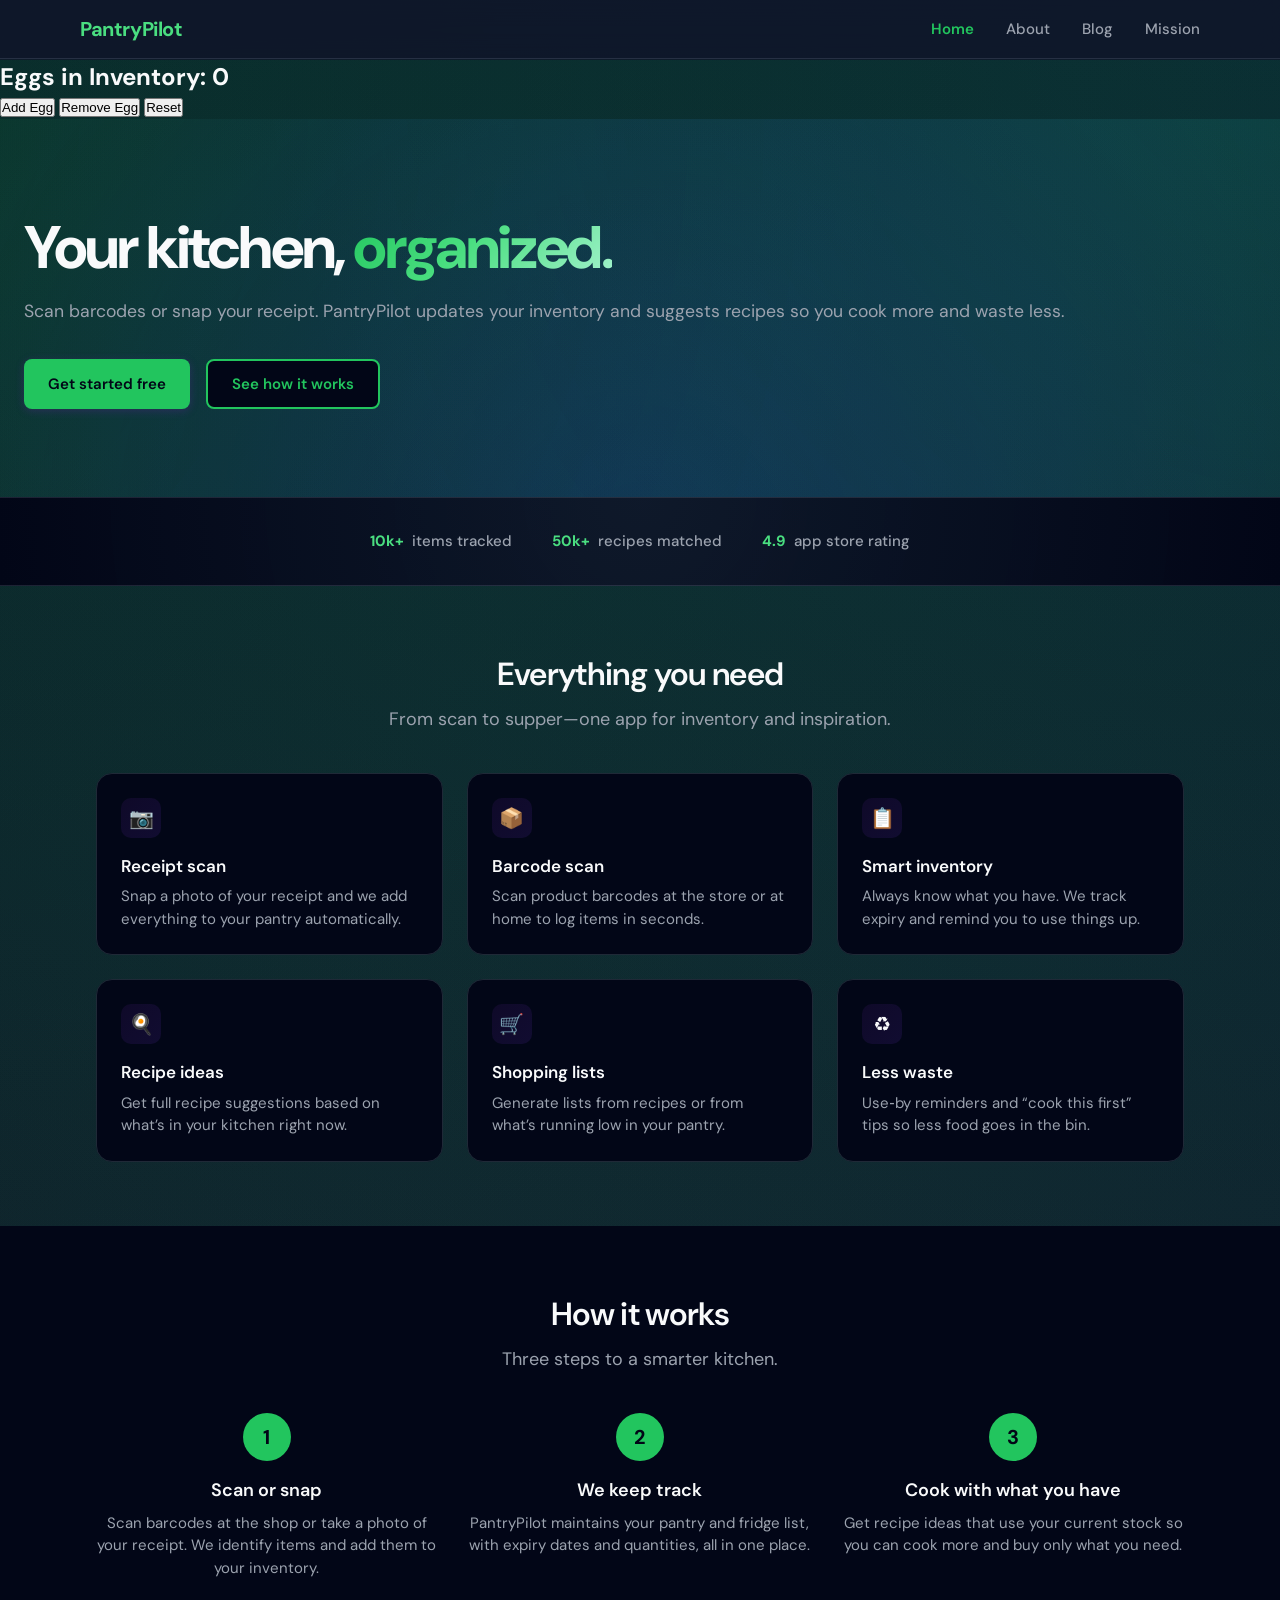
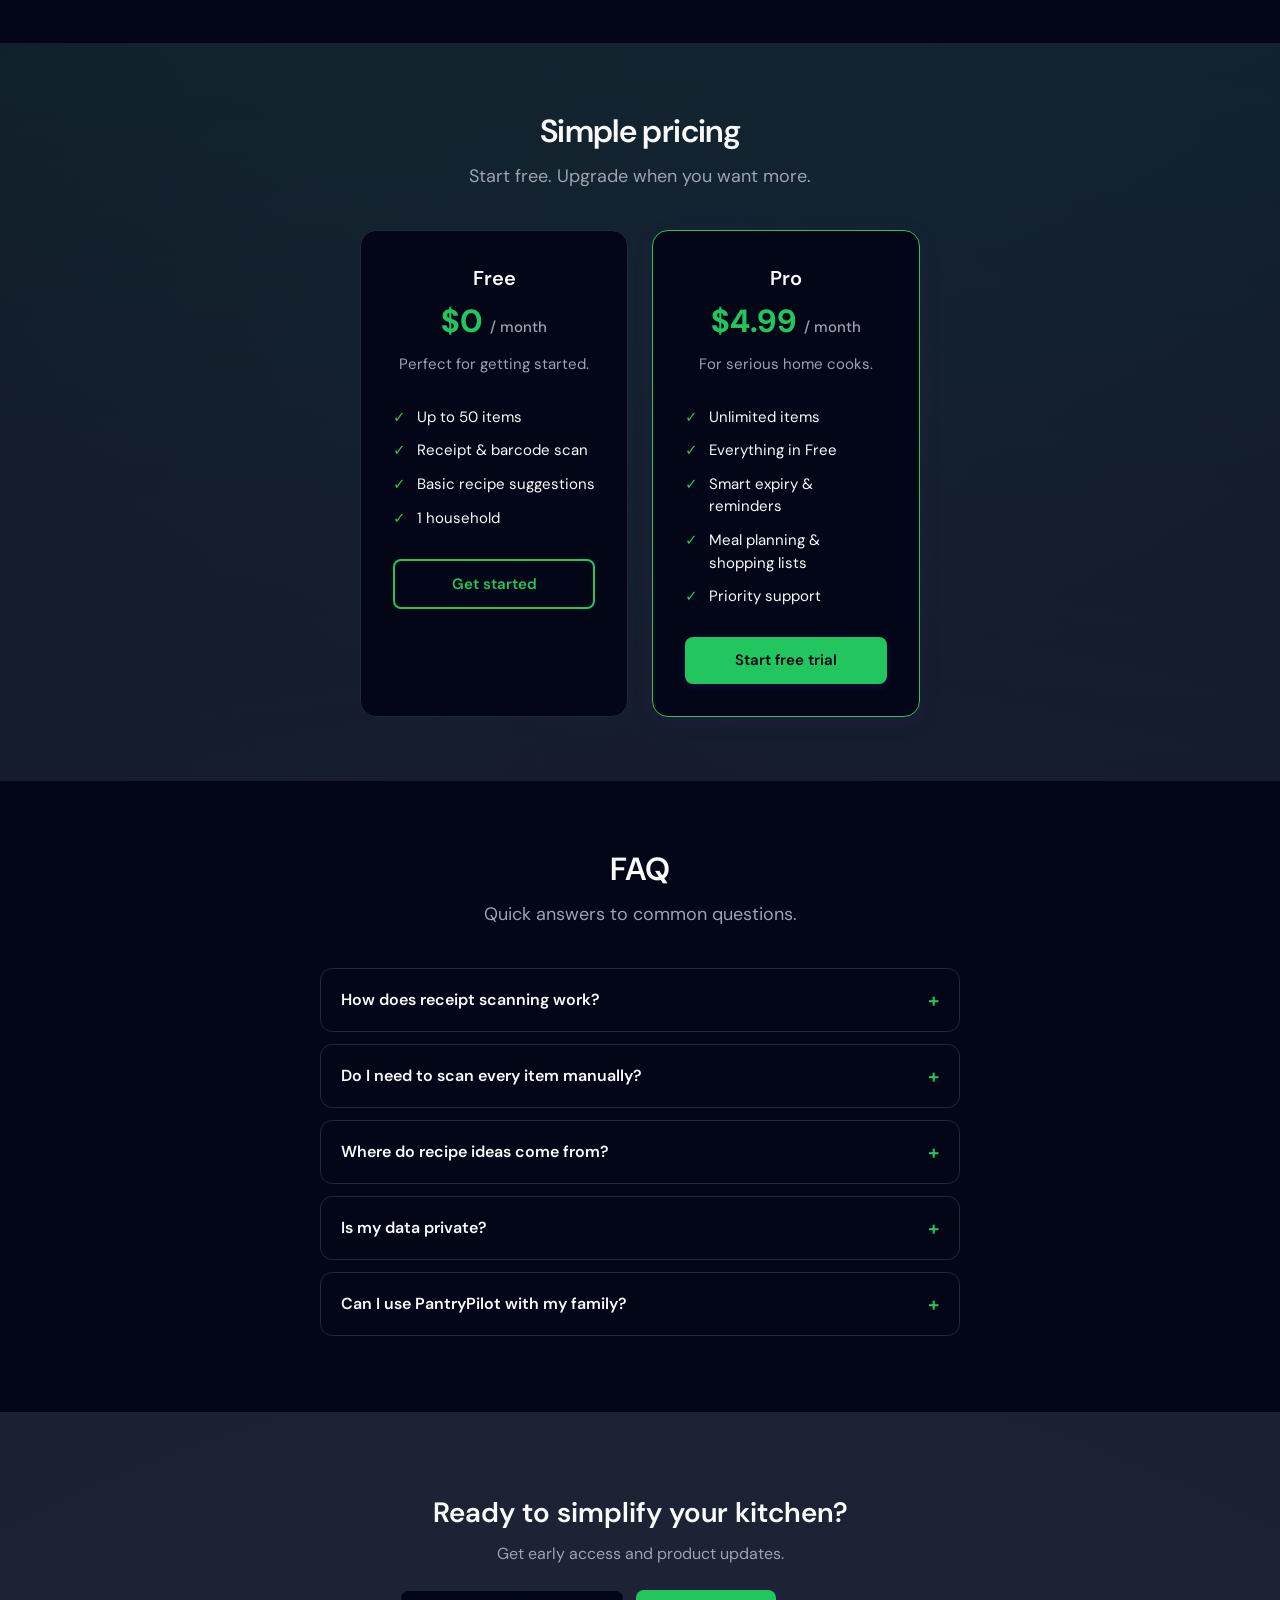
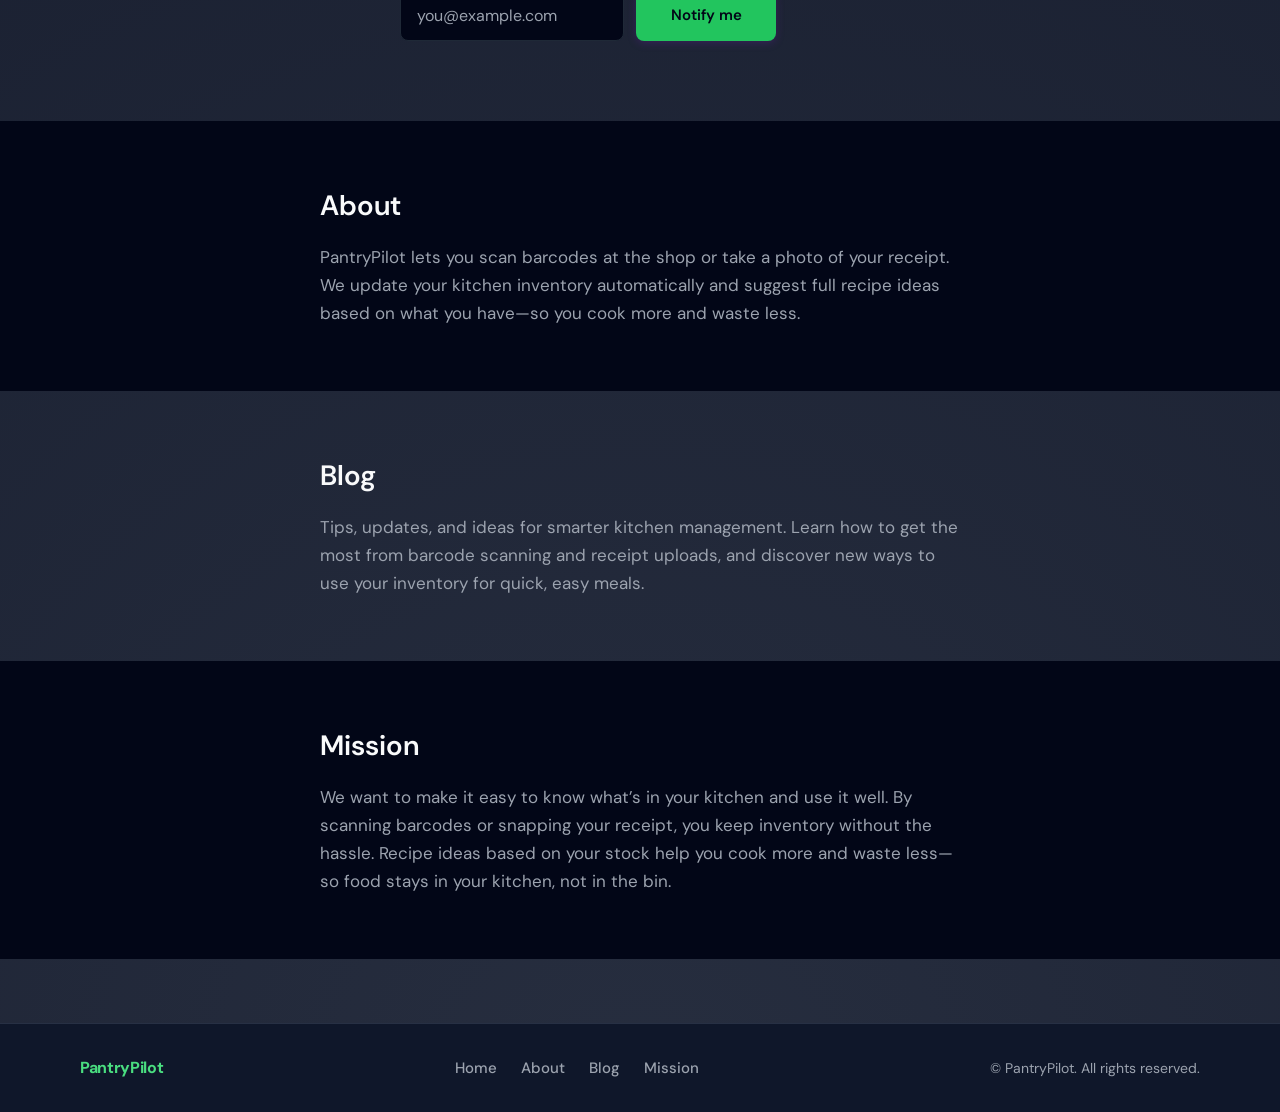
<file: index.html>
<!DOCTYPE html>
<html lang="en">
<head>
  <meta charset="UTF-8">
  <meta name="viewport" content="width=device-width, initial-scale=1.0">
  <title>PantryPilot – Kitchen inventory & recipe ideas</title>
  <link rel="preconnect" href="https://fonts.googleapis.com">
  <link rel="preconnect" href="https://fonts.gstatic.com" crossorigin>
  <link href="https://fonts.googleapis.com/css2?family=DM+Sans:wght@400;500;600;700&display=swap" rel="stylesheet">
  <link rel="stylesheet" href="style.css">
</head>
<body>
  <header class="header">
    <div class="header__inner">
      <a href="index.html" class="header__logo">PantryPilot</a>
      <nav class="header__nav">
        <a href="index.html" class="active">Home</a>
        <a href="about.html">About</a>
        <a href="blog.html">Blog</a>
        <a href="mission.html">Mission</a>
      </nav>
    </div>
  </header>
  <h2>Eggs in Inventory: <span id="eggCount">0</span></h2>

  <button id="addEgg">Add Egg</button>
  <button id="removeEgg">Remove Egg</button>
  <button id="resetEgg">Reset</button>

  <main>
    <!-- ===== HOME: all sections below ===== -->
    <section id="home" class="hero" aria-label="Hero">
      <div class="hero__inner">
        <h1 class="hero__headline">Your kitchen, <span>organized.</span></h1>
        <p class="hero__subheadline">Scan barcodes or snap your receipt. PantryPilot updates your inventory and suggests recipes so you cook more and waste less.</p>
        <div class="hero__ctas">
          <a href="#" class="btn btn--primary">Get started free</a>
          <a href="#how-it-works" class="btn btn--secondary">See how it works</a>
        </div>
      </div>
    </section>

    <div class="social-proof">
      <div class="social-proof__inner">
        <div class="social-proof__item"><strong>10k+</strong> items tracked</div>
        <div class="social-proof__item"><strong>50k+</strong> recipes matched</div>
        <div class="social-proof__item"><strong>4.9</strong> app store rating</div>
      </div>
    </div>

    <section id="features" class="section features" aria-labelledby="features-title">
      <div class="container">
        <h2 id="features-title" class="section__title">Everything you need</h2>
        <p class="section__subtitle">From scan to supper—one app for inventory and inspiration.</p>
        <div class="features__grid">
          <article class="feature-card">
            <div class="feature-card__icon" aria-hidden="true">📷</div>
            <h3 class="feature-card__title">Receipt scan</h3>
            <p class="feature-card__desc">Snap a photo of your receipt and we add everything to your pantry automatically.</p>
          </article>
          <article class="feature-card">
            <div class="feature-card__icon" aria-hidden="true">📦</div>
            <h3 class="feature-card__title">Barcode scan</h3>
            <p class="feature-card__desc">Scan product barcodes at the store or at home to log items in seconds.</p>
          </article>
          <article class="feature-card">
            <div class="feature-card__icon" aria-hidden="true">📋</div>
            <h3 class="feature-card__title">Smart inventory</h3>
            <p class="feature-card__desc">Always know what you have. We track expiry and remind you to use things up.</p>
          </article>
          <article class="feature-card">
            <div class="feature-card__icon" aria-hidden="true">🍳</div>
            <h3 class="feature-card__title">Recipe ideas</h3>
            <p class="feature-card__desc">Get full recipe suggestions based on what’s in your kitchen right now.</p>
          </article>
          <article class="feature-card">
            <div class="feature-card__icon" aria-hidden="true">🛒</div>
            <h3 class="feature-card__title">Shopping lists</h3>
            <p class="feature-card__desc">Generate lists from recipes or from what’s running low in your pantry.</p>
          </article>
          <article class="feature-card">
            <div class="feature-card__icon" aria-hidden="true">♻️</div>
            <h3 class="feature-card__title">Less waste</h3>
            <p class="feature-card__desc">Use‑by reminders and “cook this first” tips so less food goes in the bin.</p>
          </article>
        </div>
      </div>
    </section>

    <section id="how-it-works" class="section how" aria-labelledby="how-title">
      <div class="container">
        <h2 id="how-title" class="section__title">How it works</h2>
        <p class="section__subtitle">Three steps to a smarter kitchen.</p>
        <div class="how__steps">
          <div class="how__step">
            <h3>Scan or snap</h3>
            <p>Scan barcodes at the shop or take a photo of your receipt. We identify items and add them to your inventory.</p>
          </div>
          <div class="how__step">
            <h3>We keep track</h3>
            <p>PantryPilot maintains your pantry and fridge list, with expiry dates and quantities, all in one place.</p>
          </div>
          <div class="how__step">
            <h3>Cook with what you have</h3>
            <p>Get recipe ideas that use your current stock so you can cook more and buy only what you need.</p>
          </div>
        </div>
      </div>
    </section>

    <section id="pricing" class="section pricing" aria-labelledby="pricing-title">
      <div class="container">
        <h2 id="pricing-title" class="section__title">Simple pricing</h2>
        <p class="section__subtitle">Start free. Upgrade when you want more.</p>
        <div class="pricing__grid">
          <div class="pricing-card">
            <h3 class="pricing-card__name">Free</h3>
            <p class="pricing-card__price">$0 <span>/ month</span></p>
            <p class="pricing-card__desc">Perfect for getting started.</p>
            <ul class="pricing-card__list">
              <li>Up to 50 items</li>
              <li>Receipt & barcode scan</li>
              <li>Basic recipe suggestions</li>
              <li>1 household</li>
            </ul>
            <a href="#" class="btn btn--secondary">Get started</a>
          </div>
          <div class="pricing-card pricing-card--highlight">
            <h3 class="pricing-card__name">Pro</h3>
            <p class="pricing-card__price">$4.99 <span>/ month</span></p>
            <p class="pricing-card__desc">For serious home cooks.</p>
            <ul class="pricing-card__list">
              <li>Unlimited items</li>
              <li>Everything in Free</li>
              <li>Smart expiry & reminders</li>
              <li>Meal planning & shopping lists</li>
              <li>Priority support</li>
            </ul>
            <a href="#" class="btn btn--primary">Start free trial</a>
          </div>
        </div>
      </div>
    </section>

    <section id="faq" class="section faq" aria-labelledby="faq-title">
      <div class="container">
        <h2 id="faq-title" class="section__title">FAQ</h2>
        <p class="section__subtitle">Quick answers to common questions.</p>
        <div class="faq__list">
          <details class="faq__item">
            <summary class="faq__question">How does receipt scanning work?</summary>
            <div class="faq__answer"><div class="faq__answer-inner">Take a photo of your grocery receipt. Our app reads the items and amounts, then adds them to your pantry. You can edit or remove anything before saving.</div></div>
          </details>
          <details class="faq__item">
            <summary class="faq__question">Do I need to scan every item manually?</summary>
            <div class="faq__answer"><div class="faq__answer-inner">No. Receipt scan adds many items at once. You can also scan barcodes in bulk when you get home. Manual entry is there if you need it.</div></div>
          </details>
          <details class="faq__item">
            <summary class="faq__question">Where do recipe ideas come from?</summary>
            <div class="faq__answer"><div class="faq__answer-inner">We match your inventory to a large recipe database. You see full recipes you can make with what you have, with options to filter by diet and time.</div></div>
          </details>
          <details class="faq__item">
            <summary class="faq__question">Is my data private?</summary>
            <div class="faq__answer"><div class="faq__answer-inner">Yes. Your inventory and receipts are stored securely and we don’t sell your data. You can export or delete your data anytime.</div></div>
          </details>
          <details class="faq__item">
            <summary class="faq__question">Can I use PantryPilot with my family?</summary>
            <div class="faq__answer"><div class="faq__answer-inner">Free supports one household. Pro lets you share one pantry with family members so everyone can update and see the same inventory and lists.</div></div>
          </details>
        </div>
      </div>
    </section>

    <section id="final-cta" class="section final-cta" aria-label="Get updates">
      <div class="final-cta__inner">
        <h2 class="final-cta__headline">Ready to simplify your kitchen?</h2>
        <p class="final-cta__sub">Get early access and product updates.</p>
        <form class="final-cta__form" action="#" method="get" aria-label="Email signup">
          <input type="email" class="final-cta__input" name="email" placeholder="you@example.com" required>
          <button type="submit" class="btn btn--primary">Notify me</button>
        </form>
      </div>
    </section>

    <!-- ===== About ===== -->
    <section id="about" class="content-section" aria-labelledby="about-title">
      <div class="content-section__inner">
        <h2 id="about-title">About</h2>
        <p>PantryPilot lets you scan barcodes at the shop or take a photo of your receipt. We update your kitchen inventory automatically and suggest full recipe ideas based on what you have—so you cook more and waste less.</p>
      </div>
    </section>

    <!-- ===== Blog ===== -->
    <section id="blog" class="content-section" aria-labelledby="blog-title">
      <div class="content-section__inner">
        <h2 id="blog-title">Blog</h2>
        <p>Tips, updates, and ideas for smarter kitchen management. Learn how to get the most from barcode scanning and receipt uploads, and discover new ways to use your inventory for quick, easy meals.</p>
      </div>
    </section>

    <!-- ===== Mission ===== -->
    <section id="mission" class="content-section" aria-labelledby="mission-title">
      <div class="content-section__inner">
        <h2 id="mission-title">Mission</h2>
        <p>We want to make it easy to know what’s in your kitchen and use it well. By scanning barcodes or snapping your receipt, you keep inventory without the hassle. Recipe ideas based on your stock help you cook more and waste less—so food stays in your kitchen, not in the bin.</p>
      </div>
    </section>
  </main>

  <footer class="footer">
    <div class="footer__inner">
      <a href="index.html" class="footer__logo">PantryPilot</a>
      <nav class="footer__nav">
        <a href="index.html">Home</a>
        <a href="about.html">About</a>
        <a href="blog.html">Blog</a>
        <a href="mission.html">Mission</a>
      </nav>
      <p class="footer__copy">© PantryPilot. All rights reserved.</p>
    </div>
  </footer>
  <script>
    // Load saved value (if any)
    let eggCount = parseInt(localStorage.getItem("eggCount"), 10);
    if (isNaN(eggCount)) eggCount = 0;

    // Grab elements
    const eggCountDisplay = document.getElementById("eggCount");
    const addEggButton = document.getElementById("addEgg");
    const removeEggButton = document.getElementById("removeEgg");
    const resetEggButton = document.getElementById("resetEgg");

    if (eggCountDisplay && addEggButton && removeEggButton && resetEggButton) {
      function renderEggCount() {
        eggCountDisplay.textContent = eggCount;
        localStorage.setItem("eggCount", String(eggCount));
      }

      // Show initial value
      renderEggCount();

      addEggButton.addEventListener("click", function () {
        eggCount += 1;
        renderEggCount();
      });

      removeEggButton.addEventListener("click", function () {
        if (eggCount > 0) {
          eggCount -= 1;
          renderEggCount();
        }
      });

      resetEggButton.addEventListener("click", function () {
        eggCount = 0;
        renderEggCount();
      });
    } else {
      console.error("Egg counter elements not found in the DOM.");
    }
  </script>
</body>
</html>
</file>
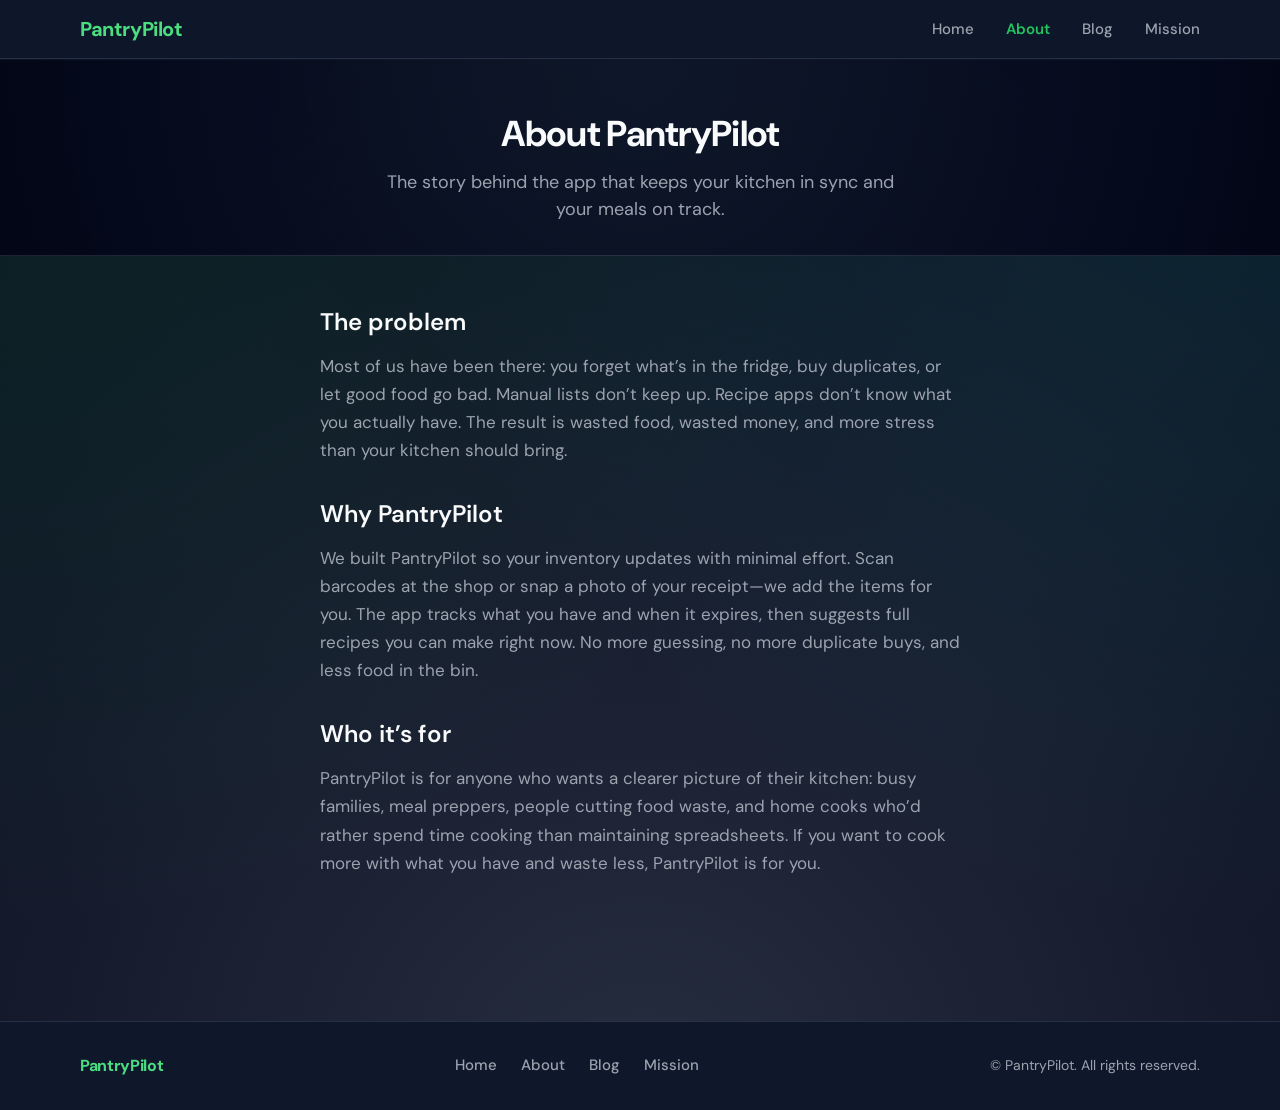
<file: about.html>
<!DOCTYPE html>
<html lang="en">
<head>
  <meta charset="UTF-8">
  <meta name="viewport" content="width=device-width, initial-scale=1.0">
  <title>About – PantryPilot</title>
  <link rel="preconnect" href="https://fonts.googleapis.com">
  <link rel="preconnect" href="https://fonts.gstatic.com" crossorigin>
  <link href="https://fonts.googleapis.com/css2?family=DM+Sans:wght@400;500;600;700&display=swap" rel="stylesheet">
  <link rel="stylesheet" href="style.css">
</head>
<body>
  <header class="header">
    <div class="header__inner">
      <a href="index.html" class="header__logo">PantryPilot</a>
      <nav class="header__nav">
        <a href="index.html">Home</a>
        <a href="about.html" class="active">About</a>
        <a href="blog.html">Blog</a>
        <a href="mission.html">Mission</a>
      </nav>
    </div>
  </header>

  <main class="page">
    <section class="page-hero">
      <h1 class="page-hero__title">About PantryPilot</h1>
      <p class="page-hero__subtitle">The story behind the app that keeps your kitchen in sync and your meals on track.</p>
    </section>

    <div class="page-content">
      <div class="content-section__inner">
        <h2>The problem</h2>
        <p>Most of us have been there: you forget what’s in the fridge, buy duplicates, or let good food go bad. Manual lists don’t keep up. Recipe apps don’t know what you actually have. The result is wasted food, wasted money, and more stress than your kitchen should bring.</p>

        <h2>Why PantryPilot</h2>
        <p>We built PantryPilot so your inventory updates with minimal effort. Scan barcodes at the shop or snap a photo of your receipt—we add the items for you. The app tracks what you have and when it expires, then suggests full recipes you can make right now. No more guessing, no more duplicate buys, and less food in the bin.</p>

        <h2>Who it’s for</h2>
        <p>PantryPilot is for anyone who wants a clearer picture of their kitchen: busy families, meal preppers, people cutting food waste, and home cooks who’d rather spend time cooking than maintaining spreadsheets. If you want to cook more with what you have and waste less, PantryPilot is for you.</p>
      </div>
    </div>
  </main>

  <footer class="footer">
    <div class="footer__inner">
      <a href="index.html" class="footer__logo">PantryPilot</a>
      <nav class="footer__nav">
        <a href="index.html">Home</a>
        <a href="about.html">About</a>
        <a href="blog.html">Blog</a>
        <a href="mission.html">Mission</a>
      </nav>
      <p class="footer__copy">© PantryPilot. All rights reserved.</p>
    </div>
  </footer>
</body>
</html>
</file>
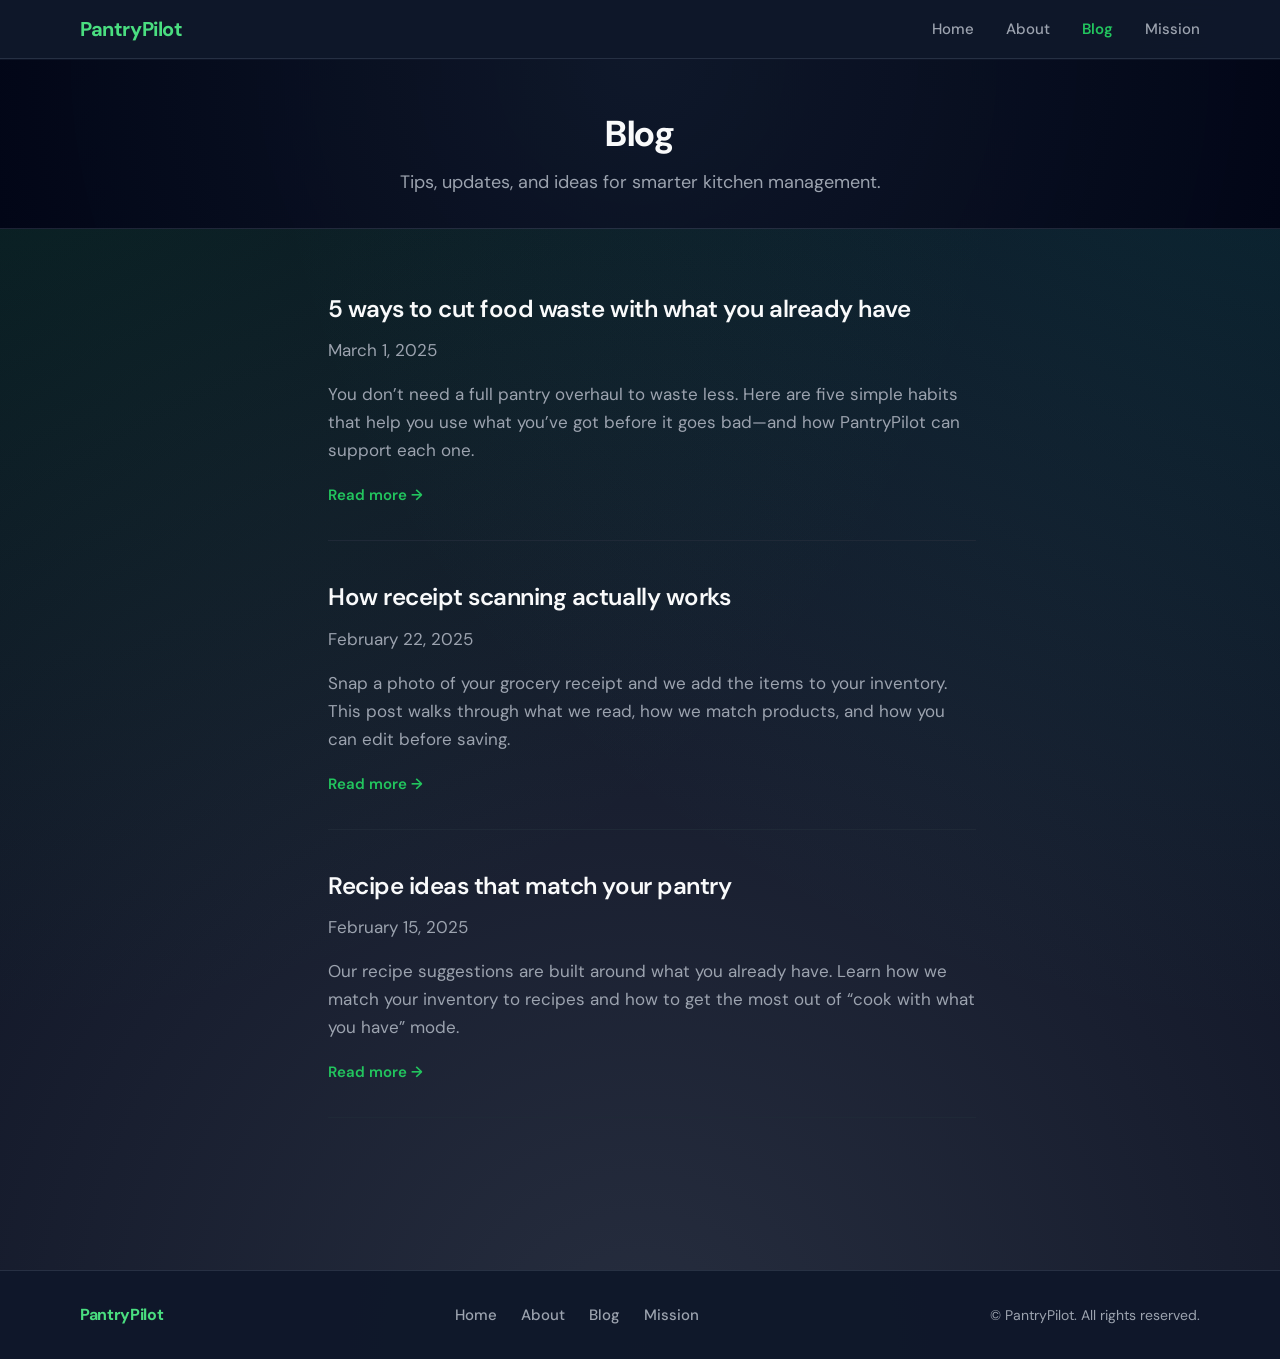
<file: blog.html>
<!DOCTYPE html>
<html lang="en">
<head>
  <meta charset="UTF-8">
  <meta name="viewport" content="width=device-width, initial-scale=1.0">
  <title>Blog – PantryPilot</title>
  <link rel="preconnect" href="https://fonts.googleapis.com">
  <link rel="preconnect" href="https://fonts.gstatic.com" crossorigin>
  <link href="https://fonts.googleapis.com/css2?family=DM+Sans:wght@400;500;600;700&display=swap" rel="stylesheet">
  <link rel="stylesheet" href="style.css">
</head>
<body>
  <header class="header">
    <div class="header__inner">
      <a href="index.html" class="header__logo">PantryPilot</a>
      <nav class="header__nav">
        <a href="index.html">Home</a>
        <a href="about.html">About</a>
        <a href="blog.html" class="active">Blog</a>
        <a href="mission.html">Mission</a>
      </nav>
    </div>
  </header>

  <main class="page blog-page">
    <section class="page-hero">
      <h1 class="page-hero__title">Blog</h1>
      <p class="page-hero__subtitle">Tips, updates, and ideas for smarter kitchen management.</p>
    </section>

    <div class="page-content">
      <ul class="post-list">
        <li class="post-list__item">
          <h2 class="post-list__title"><a href="post.html">5 ways to cut food waste with what you already have</a></h2>
          <p class="post-list__meta">March 1, 2025</p>
          <p class="post-list__excerpt">You don’t need a full pantry overhaul to waste less. Here are five simple habits that help you use what you’ve got before it goes bad—and how PantryPilot can support each one.</p>
          <a href="post.html" class="post-list__link">Read more →</a>
        </li>
        <li class="post-list__item">
          <h2 class="post-list__title"><a href="post.html">How receipt scanning actually works</a></h2>
          <p class="post-list__meta">February 22, 2025</p>
          <p class="post-list__excerpt">Snap a photo of your grocery receipt and we add the items to your inventory. This post walks through what we read, how we match products, and how you can edit before saving.</p>
          <a href="post.html" class="post-list__link">Read more →</a>
        </li>
        <li class="post-list__item">
          <h2 class="post-list__title"><a href="post.html">Recipe ideas that match your pantry</a></h2>
          <p class="post-list__meta">February 15, 2025</p>
          <p class="post-list__excerpt">Our recipe suggestions are built around what you already have. Learn how we match your inventory to recipes and how to get the most out of “cook with what you have” mode.</p>
          <a href="post.html" class="post-list__link">Read more →</a>
        </li>
      </ul>
    </div>
  </main>

  <footer class="footer">
    <div class="footer__inner">
      <a href="index.html" class="footer__logo">PantryPilot</a>
      <nav class="footer__nav">
        <a href="index.html">Home</a>
        <a href="about.html">About</a>
        <a href="blog.html">Blog</a>
        <a href="mission.html">Mission</a>
      </nav>
      <p class="footer__copy">© PantryPilot. All rights reserved.</p>
    </div>
  </footer>
</body>
</html>
</file>
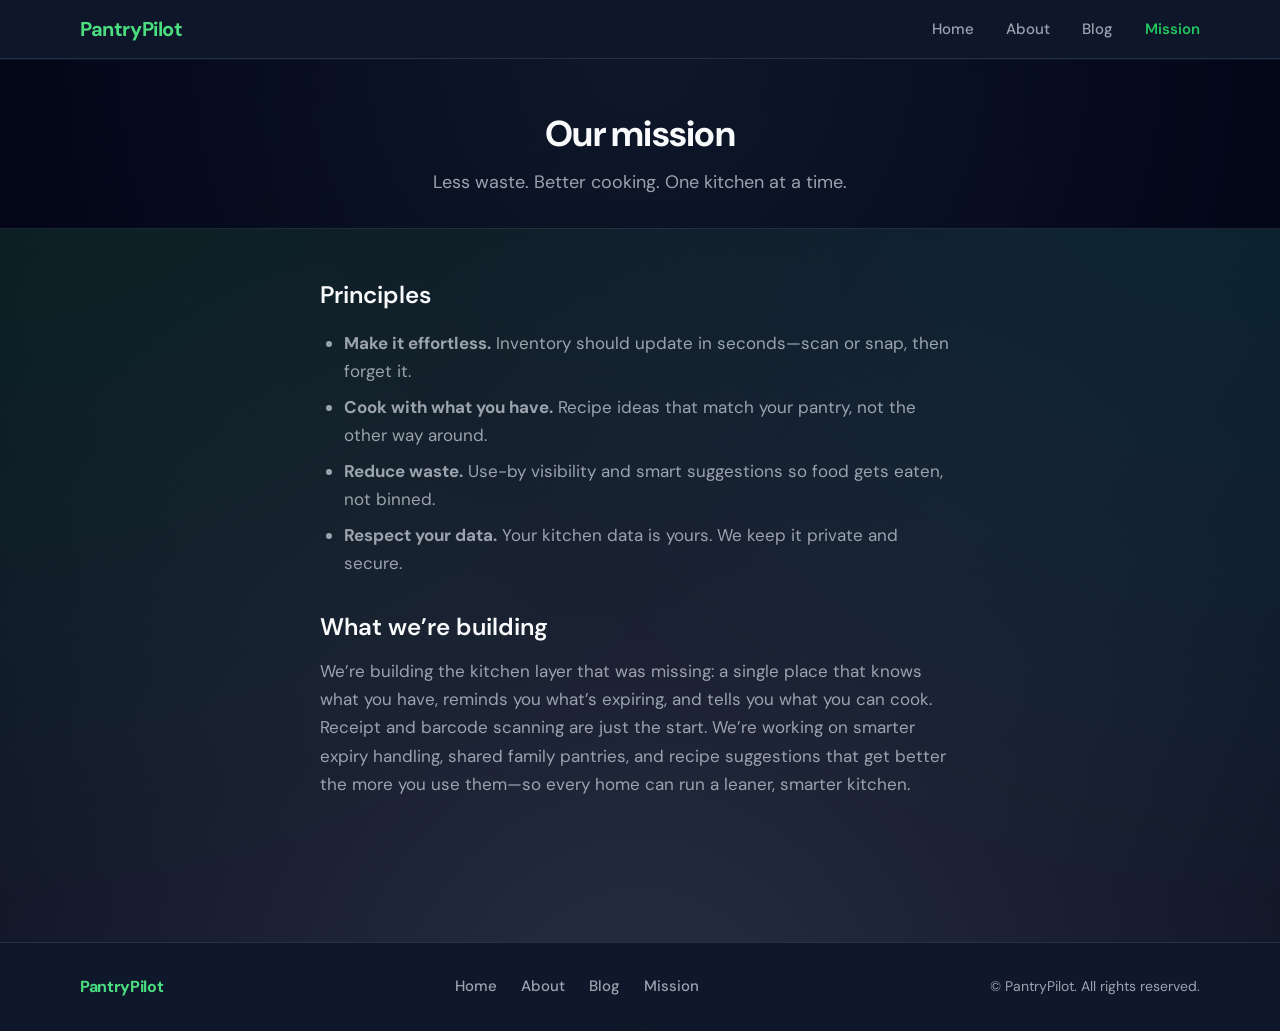
<file: mission.html>
<!DOCTYPE html>
<html lang="en">
<head>
  <meta charset="UTF-8">
  <meta name="viewport" content="width=device-width, initial-scale=1.0">
  <title>Mission – PantryPilot</title>
  <link rel="preconnect" href="https://fonts.googleapis.com">
  <link rel="preconnect" href="https://fonts.gstatic.com" crossorigin>
  <link href="https://fonts.googleapis.com/css2?family=DM+Sans:wght@400;500;600;700&display=swap" rel="stylesheet">
  <link rel="stylesheet" href="style.css">
</head>
<body>
  <header class="header">
    <div class="header__inner">
      <a href="index.html" class="header__logo">PantryPilot</a>
      <nav class="header__nav">
        <a href="index.html">Home</a>
        <a href="about.html">About</a>
        <a href="blog.html">Blog</a>
        <a href="mission.html" class="active">Mission</a>
      </nav>
    </div>
  </header>

  <main class="page">
    <section class="page-hero">
      <h1 class="page-hero__title">Our mission</h1>
      <p class="page-hero__subtitle">Less waste. Better cooking. One kitchen at a time.</p>
    </section>

    <div class="page-content">
      <div class="content-section__inner">
        <h2>Principles</h2>
        <ul>
          <li><strong>Make it effortless.</strong> Inventory should update in seconds—scan or snap, then forget it.</li>
          <li><strong>Cook with what you have.</strong> Recipe ideas that match your pantry, not the other way around.</li>
          <li><strong>Reduce waste.</strong> Use-by visibility and smart suggestions so food gets eaten, not binned.</li>
          <li><strong>Respect your data.</strong> Your kitchen data is yours. We keep it private and secure.</li>
        </ul>

        <h2>What we’re building</h2>
        <p>We’re building the kitchen layer that was missing: a single place that knows what you have, reminds you what’s expiring, and tells you what you can cook. Receipt and barcode scanning are just the start. We’re working on smarter expiry handling, shared family pantries, and recipe suggestions that get better the more you use them—so every home can run a leaner, smarter kitchen.</p>
      </div>
    </div>
  </main>

  <footer class="footer">
    <div class="footer__inner">
      <a href="index.html" class="footer__logo">PantryPilot</a>
      <nav class="footer__nav">
        <a href="index.html">Home</a>
        <a href="about.html">About</a>
        <a href="blog.html">Blog</a>
        <a href="mission.html">Mission</a>
      </nav>
      <p class="footer__copy">© PantryPilot. All rights reserved.</p>
    </div>
  </footer>
</body>
</html>
</file>
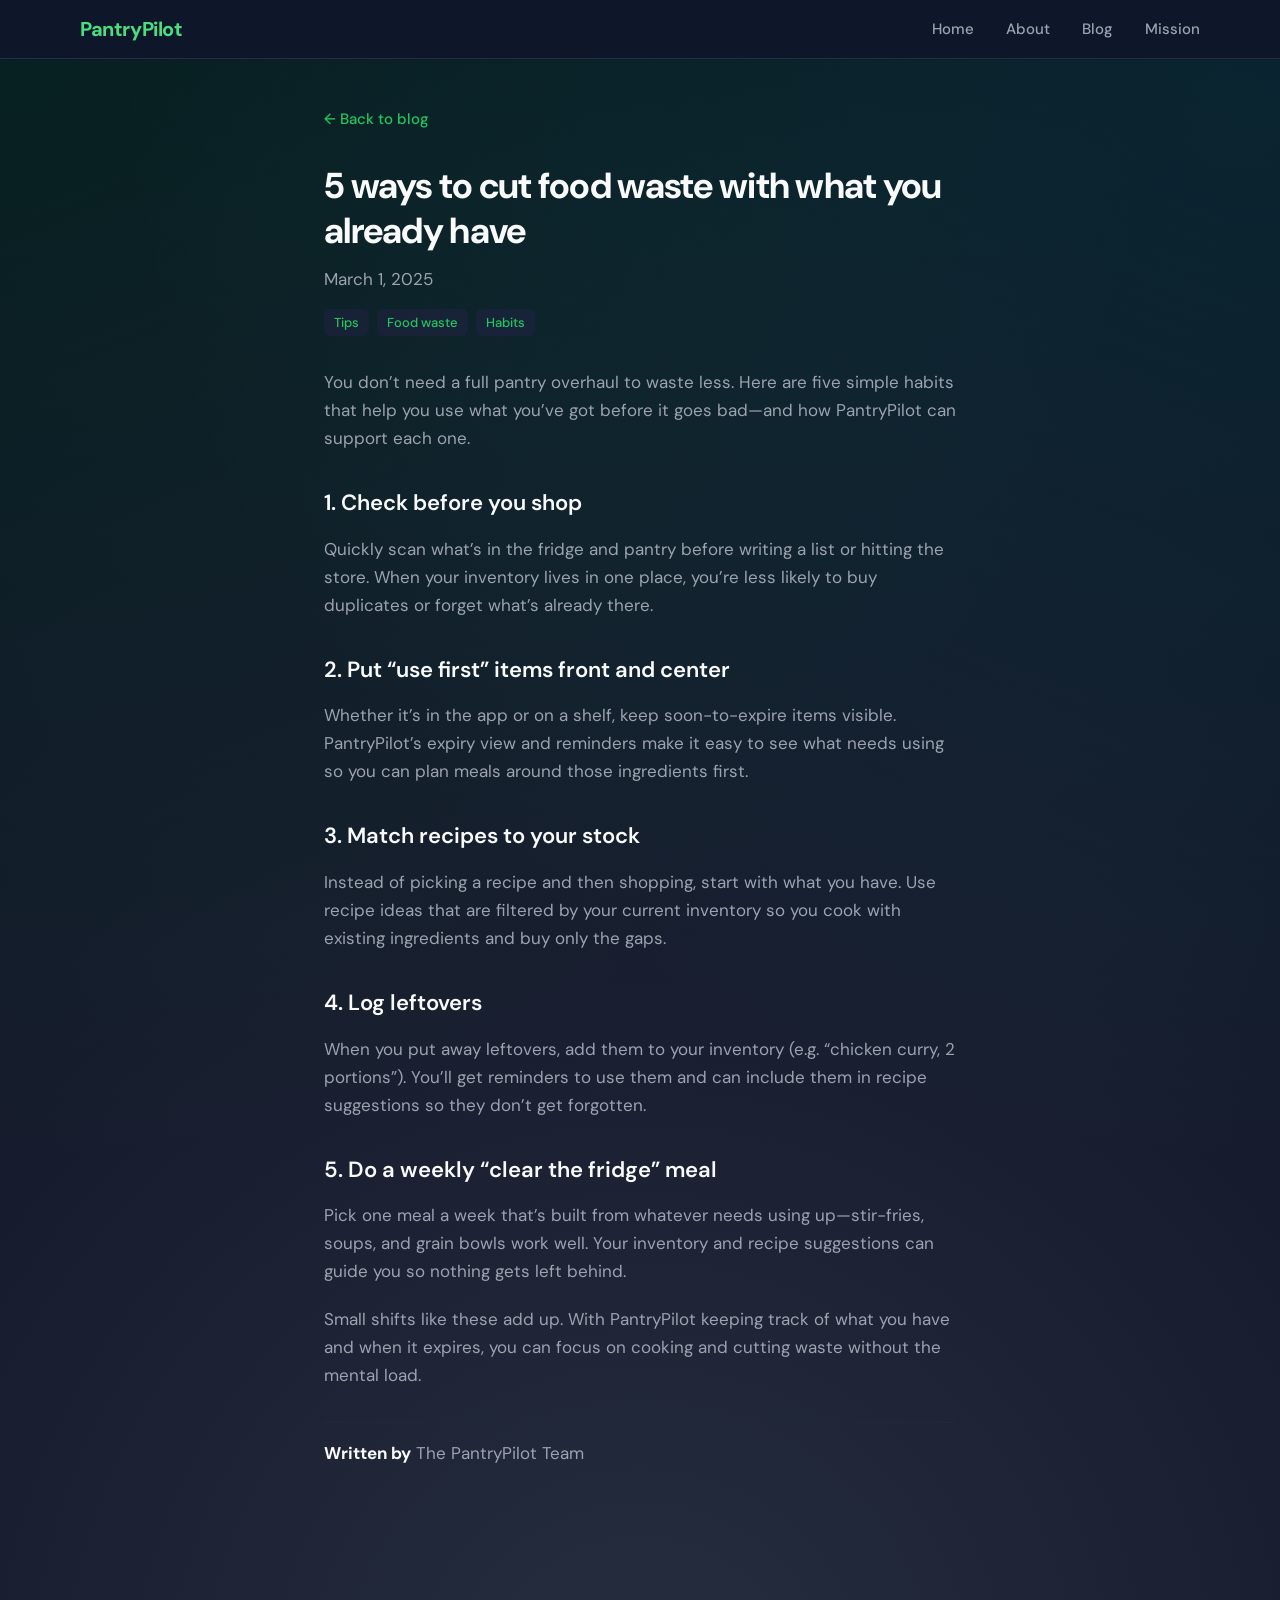
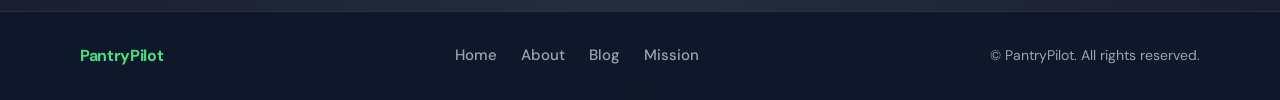
<file: post.html>
<!DOCTYPE html>
<html lang="en">
<head>
  <meta charset="UTF-8">
  <meta name="viewport" content="width=device-width, initial-scale=1.0">
  <title>5 ways to cut food waste with what you already have – PantryPilot</title>
  <link rel="preconnect" href="https://fonts.googleapis.com">
  <link rel="preconnect" href="https://fonts.gstatic.com" crossorigin>
  <link href="https://fonts.googleapis.com/css2?family=DM+Sans:wght@400;500;600;700&display=swap" rel="stylesheet">
  <link rel="stylesheet" href="style.css">
</head>
<body>
  <header class="header">
    <div class="header__inner">
      <a href="index.html" class="header__logo">PantryPilot</a>
      <nav class="header__nav">
        <a href="index.html">Home</a>
        <a href="about.html">About</a>
        <a href="blog.html">Blog</a>
        <a href="mission.html">Mission</a>
      </nav>
    </div>
  </header>

  <main class="page post-page">
    <div class="page-content">
      <a href="blog.html" class="post-back">← Back to blog</a>

      <header class="post-header">
        <h1 class="post-header__title">5 ways to cut food waste with what you already have</h1>
        <p class="post-header__meta">March 1, 2025</p>
        <div class="post-tags">
          <a href="blog.html" class="post-tag">Tips</a>
          <a href="blog.html" class="post-tag">Food waste</a>
          <a href="blog.html" class="post-tag">Habits</a>
        </div>
      </header>

      <div class="post-body">
        <p>You don’t need a full pantry overhaul to waste less. Here are five simple habits that help you use what you’ve got before it goes bad—and how PantryPilot can support each one.</p>

        <h2>1. Check before you shop</h2>
        <p>Quickly scan what’s in the fridge and pantry before writing a list or hitting the store. When your inventory lives in one place, you’re less likely to buy duplicates or forget what’s already there.</p>

        <h2>2. Put “use first” items front and center</h2>
        <p>Whether it’s in the app or on a shelf, keep soon-to-expire items visible. PantryPilot’s expiry view and reminders make it easy to see what needs using so you can plan meals around those ingredients first.</p>

        <h2>3. Match recipes to your stock</h2>
        <p>Instead of picking a recipe and then shopping, start with what you have. Use recipe ideas that are filtered by your current inventory so you cook with existing ingredients and buy only the gaps.</p>

        <h2>4. Log leftovers</h2>
        <p>When you put away leftovers, add them to your inventory (e.g. “chicken curry, 2 portions”). You’ll get reminders to use them and can include them in recipe suggestions so they don’t get forgotten.</p>

        <h2>5. Do a weekly “clear the fridge” meal</h2>
        <p>Pick one meal a week that’s built from whatever needs using up—stir-fries, soups, and grain bowls work well. Your inventory and recipe suggestions can guide you so nothing gets left behind.</p>

        <p>Small shifts like these add up. With PantryPilot keeping track of what you have and when it expires, you can focus on cooking and cutting waste without the mental load.</p>
      </div>

      <p class="post-author"><strong>Written by</strong> The PantryPilot Team</p>
    </div>
  </main>

  <footer class="footer">
    <div class="footer__inner">
      <a href="index.html" class="footer__logo">PantryPilot</a>
      <nav class="footer__nav">
        <a href="index.html">Home</a>
        <a href="about.html">About</a>
        <a href="blog.html">Blog</a>
        <a href="mission.html">Mission</a>
      </nav>
      <p class="footer__copy">© PantryPilot. All rights reserved.</p>
    </div>
  </footer>
</body>
</html>
</file>
<file: style.css>
/* ===== Reset & variables ===== */
*,
*::before,
*::after {
  margin: 0;
  padding: 0;
  box-sizing: border-box;
}

:root {
  --color-bg: #020617;
  --color-bg-alt: #020617;
  --color-surface: #020617;
  --color-surface-soft: #020617;
  --color-surface-elevated: #020617;
  --color-text: #f9fafb;
  --color-text-muted: #9ca3af;
  --color-primary: #22c55e;
  --color-primary-light: #4ade80;
  --color-primary-lighter: #a7f3d0;
  --color-accent: #22c55e;
  --color-white: #020617;
  --color-border: #1f2937;
  --font-sans: 'DM Sans', system-ui, -apple-system, sans-serif;
  --container: min(1120px, 100% - 2rem);
  --radius: 12px;
  --radius-lg: 16px;
  --shadow: 0 2px 12px rgba(0, 0, 0, 0.06);
  --shadow-lg: 0 8px 32px rgba(0, 0, 0, 0.08);
}

html {
  scroll-behavior: smooth;
}

body {
  font-family: var(--font-sans);
  background:
    radial-gradient(circle at top left, rgba(34, 197, 94, 0.14), transparent 55%),
    radial-gradient(circle at top right, rgba(45, 212, 191, 0.15), transparent 55%),
    radial-gradient(circle at bottom, rgba(15, 23, 42, 0.9), #020617);
  color: var(--color-text);
  line-height: 1.5;
  -webkit-font-smoothing: antialiased;
}

/* ===== Header ===== */
.header {
  position: sticky;
  top: 0;
  z-index: 100;
  background: rgba(15, 23, 42, 0.96);
  backdrop-filter: blur(22px);
  border-bottom: 1px solid rgba(148, 163, 184, 0.18);
  padding: 0.875rem 1.5rem;
  box-shadow: 0 1px 0 rgba(15, 23, 42, 0.8);
}

.header__inner {
  max-width: var(--container);
  margin: 0 auto;
  display: flex;
  align-items: center;
  justify-content: space-between;
  gap: 1rem;
}

.header__logo {
  font-weight: 700;
  font-size: 1.25rem;
  color: var(--color-primary-light);
  text-decoration: none;
  letter-spacing: -0.02em;
}

.header__nav {
  display: flex;
  align-items: center;
  gap: 2rem;
}

.header__nav a {
  color: var(--color-text-muted);
  text-decoration: none;
  font-weight: 500;
  font-size: 0.9375rem;
  transition: color 0.2s, transform 0.15s;
}

.header__nav a:hover {
  color: var(--color-primary-light);
  transform: translateY(-1px);
}

.header__nav a.active {
  color: var(--color-primary);
  font-weight: 600;
}

@media (max-width: 640px) {
  .header__nav {
    gap: 1.25rem;
  }
  .header__nav a {
    font-size: 0.875rem;
  }
}

/* ===== Section containers ===== */
.section {
  padding: 4rem 1.5rem;
}

.section--alt {
  background: var(--color-bg-alt);
}

.container {
  max-width: var(--container);
  margin: 0 auto;
}

.section__title {
  font-size: 2rem;
  font-weight: 600;
  letter-spacing: -0.02em;
  color: var(--color-text);
  text-align: center;
  margin-bottom: 0.5rem;
}

.section__subtitle {
  font-size: 1.125rem;
  color: var(--color-text-muted);
  text-align: center;
  max-width: 540px;
  margin: 0 auto 2.5rem;
}

/* ===== Buttons ===== */
.btn {
  display: inline-flex;
  align-items: center;
  justify-content: center;
  padding: 0.75rem 1.5rem;
  font-family: var(--font-sans);
  font-size: 0.9375rem;
  font-weight: 600;
  text-decoration: none;
  border: none;
  border-radius: 8px;
  cursor: pointer;
  transition: transform 0.15s, box-shadow 0.2s, background 0.2s;
}

.btn--primary {
  background: var(--color-primary);
  color: var(--color-white);
  box-shadow: 0 2px 8px rgba(107, 33, 168, 0.3);
}

.btn--primary:hover {
  background: var(--color-primary-light);
  transform: translateY(-1px);
  box-shadow: 0 4px 14px rgba(107, 33, 168, 0.35);
}

.btn--secondary {
  background: var(--color-white);
  color: var(--color-primary);
  border: 2px solid var(--color-primary);
}

.btn--secondary:hover {
  background: rgba(107, 33, 168, 0.06);
  transform: translateY(-1px);
}

.btn:active {
  transform: translateY(0);
}

/* ===== Hero ===== */
.hero {
  padding: 6rem 1.5rem 4.5rem;
  position: relative;
  overflow: hidden;
}

.hero::before {
  content: "";
  position: absolute;
  inset: -40%;
  background:
    radial-gradient(circle at 10% 20%, rgba(34, 197, 94, 0.12), transparent 55%),
    radial-gradient(circle at 80% 0%, rgba(45, 212, 191, 0.16), transparent 55%),
    radial-gradient(circle at 50% 85%, rgba(30, 64, 175, 0.35), transparent 60%);
  opacity: 0.8;
  transform: translate3d(0, 10px, 0);
  pointer-events: none;
  z-index: -1;
  animation: heroGlow 18s ease-in-out infinite alternate;
}

.hero__layout {
  display: grid;
  grid-template-columns: minmax(0, 1.1fr) minmax(0, 1fr);
  gap: 3rem;
  align-items: center;
}

.hero__content {
  text-align: left;
}

.hero__eyebrow {
  font-size: 0.875rem;
  font-weight: 600;
  text-transform: uppercase;
  letter-spacing: 0.12em;
  color: var(--color-primary-light);
  margin-bottom: 0.75rem;
}

.hero__headline {
  font-size: clamp(2.6rem, 5vw, 3.75rem);
  font-weight: 800;
  letter-spacing: -0.04em;
  line-height: 1.1;
  color: var(--color-text);
  margin-bottom: 1rem;
}

.hero__headline span {
  background: linear-gradient(135deg, var(--color-primary) 0%, var(--color-primary-light) 45%, var(--color-primary-lighter) 100%);
  -webkit-background-clip: text;
  background-clip: text;
  color: transparent;
}

.hero__subheadline {
  font-size: 1.1rem;
  color: var(--color-text-muted);
  line-height: 1.7;
  margin-bottom: 2rem;
}

.hero__ctas {
  display: flex;
  flex-wrap: wrap;
  gap: 1rem;
  justify-content: flex-start;
  margin-bottom: 1rem;
}

.hero__ctas .btn {
  min-width: 150px;
}

.hero__note {
  font-size: 0.9375rem;
  color: var(--color-text-muted);
}

.hero__media {
  position: relative;
}

@media (max-width: 900px) {
  .hero__layout {
    grid-template-columns: 1fr;
  }

  .hero__content {
    text-align: left;
  }
}

@keyframes heroGlow {
  0% {
    transform: translate3d(0, 10px, 0) scale(1);
  }
  100% {
    transform: translate3d(0, -10px, 0) scale(1.02);
  }
}

/* ===== Social proof ===== */
.social-proof {
  padding: 2rem 1.5rem;
  border-top: 1px solid rgba(148, 163, 184, 0.18);
  border-bottom: 1px solid rgba(148, 163, 184, 0.18);
  background: radial-gradient(circle at top, rgba(15, 23, 42, 0.9), #020617);
}

.social-proof__inner {
  max-width: var(--container);
  margin: 0 auto;
  display: flex;
  flex-wrap: wrap;
  align-items: center;
  justify-content: center;
  gap: 2.5rem;
}

.social-proof__item {
  display: flex;
  align-items: center;
  gap: 0.5rem;
  font-size: 0.9375rem;
  color: var(--color-text-muted);
  font-weight: 500;
}

.social-proof__item strong {
  color: var(--color-primary-light);
}

@media (max-width: 640px) {
  .social-proof__inner {
    gap: 1.5rem;
  }
}

/* ===== Features grid ===== */
.features {
  padding: 4rem 1.5rem;
}

.features__grid {
  display: grid;
  grid-template-columns: repeat(3, 1fr);
  gap: 1.5rem;
  max-width: var(--container);
  margin: 0 auto;
}

.feature-card {
  background: var(--color-white);
  border: 1px solid var(--color-border);
  border-radius: var(--radius-lg);
  padding: 1.5rem;
  transition: box-shadow 0.2s, border-color 0.2s;
}

.feature-card:hover {
  box-shadow: var(--shadow-lg);
  border-color: var(--color-primary-lighter);
}

.feature-card__icon {
  width: 40px;
  height: 40px;
  border-radius: 10px;
  background: linear-gradient(135deg, rgba(107, 33, 168, 0.12) 0%, rgba(124, 58, 237, 0.12) 100%);
  display: flex;
  align-items: center;
  justify-content: center;
  font-size: 1.25rem;
  margin-bottom: 1rem;
}

.feature-card__title {
  font-size: 1.0625rem;
  font-weight: 600;
  color: var(--color-text);
  margin-bottom: 0.375rem;
}

.feature-card__desc {
  font-size: 0.9375rem;
  color: var(--color-text-muted);
  line-height: 1.5;
}

@media (max-width: 900px) {
  .features__grid {
    grid-template-columns: repeat(2, 1fr);
  }
}

@media (max-width: 560px) {
  .features__grid {
    grid-template-columns: 1fr;
  }
}

/* ===== How it works ===== */
.how {
  padding: 4rem 1.5rem;
  background: var(--color-bg-alt);
}

.how__steps {
  display: grid;
  grid-template-columns: repeat(3, 1fr);
  gap: 2rem;
  max-width: var(--container);
  margin: 0 auto;
  counter-reset: step;
}

.how__step {
  text-align: center;
  position: relative;
  counter-increment: step;
}

.how__step::before {
  content: counter(step);
  display: flex;
  align-items: center;
  justify-content: center;
  width: 48px;
  height: 48px;
  margin: 0 auto 1rem;
  background: var(--color-primary);
  color: var(--color-white);
  font-weight: 700;
  font-size: 1.25rem;
  border-radius: 50%;
}

.how__step h3 {
  font-size: 1.125rem;
  font-weight: 600;
  color: var(--color-text);
  margin-bottom: 0.5rem;
}

.how__step p {
  font-size: 0.9375rem;
  color: var(--color-text-muted);
  line-height: 1.5;
}

@media (max-width: 768px) {
  .how__steps {
    grid-template-columns: 1fr;
    gap: 2.5rem;
  }
}

/* ===== Pricing ===== */
.pricing {
  padding: 4rem 1.5rem;
}

.pricing__grid {
  display: grid;
  grid-template-columns: repeat(2, 1fr);
  gap: 1.5rem;
  max-width: 560px;
  margin: 0 auto;
}

.pricing-card {
  background: var(--color-white);
  border: 1px solid var(--color-border);
  border-radius: var(--radius-lg);
  padding: 2rem;
  text-align: center;
  transition: border-color 0.2s, box-shadow 0.2s;
}

.pricing-card--highlight {
  border-color: var(--color-primary);
  box-shadow: 0 4px 20px rgba(107, 33, 168, 0.12);
}

.pricing-card__name {
  font-size: 1.25rem;
  font-weight: 600;
  color: var(--color-text);
  margin-bottom: 0.25rem;
}

.pricing-card__price {
  font-size: 2rem;
  font-weight: 700;
  color: var(--color-primary);
  margin-bottom: 0.5rem;
}

.pricing-card__price span {
  font-size: 0.9375rem;
  font-weight: 500;
  color: var(--color-text-muted);
}

.pricing-card__desc {
  font-size: 0.9375rem;
  color: var(--color-text-muted);
  margin-bottom: 1.5rem;
  line-height: 1.5;
}

.pricing-card__list {
  list-style: none;
  text-align: left;
  margin-bottom: 1.5rem;
}

.pricing-card__list li {
  font-size: 0.9375rem;
  color: var(--color-text);
  padding: 0.35rem 0;
  padding-left: 1.5rem;
  position: relative;
}

.pricing-card__list li::before {
  content: '✓';
  position: absolute;
  left: 0;
  color: var(--color-primary);
  font-weight: 700;
}

.pricing-card .btn {
  width: 100%;
}

@media (max-width: 480px) {
  .pricing__grid {
    grid-template-columns: 1fr;
  }
}

/* ===== FAQ ===== */
.faq {
  padding: 4rem 1.5rem;
  background: var(--color-bg-alt);
}

.faq__list {
  max-width: 640px;
  margin: 0 auto;
}

.faq__item {
  background: var(--color-white);
  border: 1px solid var(--color-border);
  border-radius: var(--radius);
  margin-bottom: 0.75rem;
  overflow: hidden;
}

.faq__item summary {
  list-style: none;
}

.faq__item summary::-webkit-details-marker {
  display: none;
}

.faq__question {
  width: 100%;
  padding: 1rem 1.25rem;
  font-family: var(--font-sans);
  font-size: 1rem;
  font-weight: 600;
  color: var(--color-text);
  text-align: left;
  background: none;
  border: none;
  cursor: pointer;
  display: flex;
  justify-content: space-between;
  align-items: center;
  gap: 0.5rem;
}

.faq__question::after {
  content: '+';
  font-size: 1.25rem;
  color: var(--color-primary);
  flex-shrink: 0;
}

.faq__item[open] .faq__question::after {
  content: '−';
}

.faq__answer {
  padding: 0 1.25rem 1rem;
  font-size: 0.9375rem;
  color: var(--color-text-muted);
  line-height: 1.6;
}

.faq__answer-inner {
  padding-top: 0.25rem;
}

/* ===== Final CTA ===== */
.final-cta {
  padding: 5rem 1.5rem;
  text-align: center;
}

.final-cta__inner {
  max-width: 480px;
  margin: 0 auto;
}

.final-cta__headline {
  font-size: 1.75rem;
  font-weight: 600;
  color: var(--color-text);
  margin-bottom: 0.5rem;
}

.final-cta__sub {
  font-size: 1rem;
  color: var(--color-text-muted);
  margin-bottom: 1.5rem;
}

.final-cta__form {
  display: flex;
  flex-direction: column;
  gap: 0.75rem;
}

.final-cta__input {
  padding: 0.875rem 1rem;
  font-family: var(--font-sans);
  font-size: 1rem;
  border: 1px solid var(--color-border);
  border-radius: 8px;
  background: var(--color-white);
  color: var(--color-text);
}

.final-cta__input::placeholder {
  color: var(--color-text-muted);
}

.final-cta__input:focus {
  outline: none;
  border-color: var(--color-primary);
  box-shadow: 0 0 0 3px rgba(107, 33, 168, 0.12);
}

.final-cta__form .btn {
  width: 100%;
}

@media (min-width: 480px) {
  .final-cta__form {
    flex-direction: row;
  }
  .final-cta__form .btn {
    width: auto;
    min-width: 140px;
  }
}

/* ===== About, Blog, Mission (content sections) ===== */
.content-section {
  padding: 4rem 1.5rem;
}

.content-section:nth-child(even) {
  background: var(--color-bg-alt);
}

.content-section__inner {
  max-width: 640px;
  margin: 0 auto;
}

.content-section h2 {
  font-size: 1.75rem;
  font-weight: 600;
  color: var(--color-text);
  margin-bottom: 1rem;
}

.content-section p {
  font-size: 1.0625rem;
  color: var(--color-text-muted);
  line-height: 1.65;
}

/* ===== Footer ===== */
.footer {
  border-top: 1px solid rgba(148, 163, 184, 0.18);
  background: rgba(15, 23, 42, 0.96);
  padding: 2rem 1.5rem;
  margin-top: 4rem;
}

.footer__inner {
  max-width: var(--container);
  margin: 0 auto;
  display: flex;
  flex-wrap: wrap;
  align-items: center;
  justify-content: space-between;
  gap: 1rem;
}

.footer__logo {
  font-weight: 700;
  font-size: 1rem;
  color: var(--color-primary-light);
  text-decoration: none;
  letter-spacing: -0.02em;
}

.footer__nav {
  display: flex;
  align-items: center;
  gap: 1.5rem;
}

.footer__nav a {
  color: var(--color-text-muted);
  text-decoration: none;
  font-size: 0.9375rem;
  font-weight: 500;
  transition: color 0.2s;
}

.footer__nav a:hover {
  color: var(--color-primary);
}

.footer__copy {
  font-size: 0.875rem;
  color: var(--color-text-muted);
}

@media (max-width: 640px) {
  .footer__inner {
    flex-direction: column;
    text-align: center;
  }
}

/* ===== Inner page layout (About, Mission) ===== */
.page {
  min-height: calc(100vh - 120px);
}

.page-hero {
  padding: 3rem 1.5rem 2rem;
  text-align: center;
  border-bottom: 1px solid rgba(148, 163, 184, 0.18);
  background: radial-gradient(circle at top, rgba(15, 23, 42, 0.9), #020617);
}

.page-hero__title {
  font-size: 2.25rem;
  font-weight: 700;
  letter-spacing: -0.02em;
  color: var(--color-text);
  margin-bottom: 0.5rem;
}

.page-hero__subtitle {
  font-size: 1.125rem;
  color: var(--color-text-muted);
  max-width: 540px;
  margin: 0 auto;
}

.page-content {
  padding: 3rem 1.5rem 4rem;
}

.page-content .content-section__inner {
  max-width: 640px;
}

.page-content h2 {
  font-size: 1.5rem;
  font-weight: 600;
  color: var(--color-text);
  margin-top: 2rem;
  margin-bottom: 0.75rem;
}

.page-content h2:first-child {
  margin-top: 0;
}

.page-content p {
  font-size: 1.0625rem;
  color: var(--color-text-muted);
  line-height: 1.65;
  margin-bottom: 1rem;
}

.page-content ul {
  margin: 1rem 0 1.5rem 1.5rem;
  font-size: 1.0625rem;
  color: var(--color-text-muted);
  line-height: 1.65;
}

.page-content li {
  margin-bottom: 0.5rem;
}

/* ===== Blog index ===== */
.blog-page .page-content {
  max-width: 720px;
  margin: 0 auto;
}

.post-list {
  list-style: none;
  margin: 0;
  padding: 0;
}

.post-list__item {
  padding: 2rem 0;
  border-bottom: 1px solid var(--color-border);
}

.post-list__item:first-child {
  padding-top: 0;
}

.post-list__title {
  font-size: 1.5rem;
  font-weight: 600;
  letter-spacing: -0.02em;
  margin-bottom: 0.5rem;
  line-height: 1.3;
}

.post-list__title a {
  color: var(--color-text);
  text-decoration: none;
  transition: color 0.2s;
}

.post-list__title a:hover {
  color: var(--color-primary);
}

.post-list__meta {
  font-size: 0.875rem;
  color: var(--color-text-muted);
  margin-bottom: 0.75rem;
}

.post-list__excerpt {
  font-size: 1.0625rem;
  color: var(--color-text-muted);
  line-height: 1.6;
  margin-bottom: 1rem;
}

.post-list__link {
  font-size: 0.9375rem;
  font-weight: 600;
  color: var(--color-primary);
  text-decoration: none;
  transition: color 0.2s;
}

.post-list__link:hover {
  color: var(--color-primary-light);
  text-decoration: underline;
}

/* ===== Single post template ===== */
.post-page .page-content {
  max-width: 680px;
  margin: 0 auto;
}

.post-header {
  margin-bottom: 2rem;
}

.post-header__title {
  font-size: clamp(1.75rem, 4vw, 2.25rem);
  font-weight: 700;
  letter-spacing: -0.02em;
  line-height: 1.25;
  color: var(--color-text);
  margin-bottom: 0.75rem;
}

.post-header__meta {
  font-size: 0.9375rem;
  color: var(--color-text-muted);
  margin-bottom: 0.5rem;
}

.post-tags {
  display: flex;
  flex-wrap: wrap;
  gap: 0.5rem;
  margin-bottom: 1rem;
}

.post-tag {
  display: inline-block;
  padding: 0.25rem 0.625rem;
  font-size: 0.8125rem;
  font-weight: 500;
  color: var(--color-primary);
  background: rgba(107, 33, 168, 0.1);
  border-radius: 6px;
  text-decoration: none;
  transition: background 0.2s, color 0.2s;
}

.post-tag:hover {
  background: rgba(107, 33, 168, 0.18);
  color: var(--color-primary-light);
}

.post-author {
  font-size: 0.9375rem;
  color: var(--color-text-muted);
  padding-top: 1rem;
  border-top: 1px solid var(--color-border);
  margin-top: 2rem;
}

.post-author strong {
  color: var(--color-text);
}

.post-body {
  font-size: 1.0625rem;
  line-height: 1.75;
  color: var(--color-text);
}

.post-body p {
  margin-bottom: 1.25rem;
  color: var(--color-text-muted);
}

.post-body h2 {
  font-size: 1.375rem;
  font-weight: 600;
  color: var(--color-text);
  margin-top: 2rem;
  margin-bottom: 0.75rem;
}

.post-body h3 {
  font-size: 1.125rem;
  font-weight: 600;
  color: var(--color-text);
  margin-top: 1.5rem;
  margin-bottom: 0.5rem;
}

.post-body ul,
.post-body ol {
  margin: 1rem 0 1.25rem 1.5rem;
  color: var(--color-text-muted);
}

.post-body li {
  margin-bottom: 0.5rem;
}

.post-body a {
  color: var(--color-primary);
  text-decoration: none;
}

.post-body a:hover {
  text-decoration: underline;
}

.post-back {
  display: inline-block;
  font-size: 0.9375rem;
  font-weight: 500;
  color: var(--color-primary);
  text-decoration: none;
  margin-bottom: 2rem;
  transition: color 0.2s;
}

.post-back:hover {
  color: var(--color-primary-light);
  text-decoration: underline;
}

/* ===== Reveal on scroll ===== */
[data-reveal] {
  opacity: 0;
  transform: translateY(28px);
  transition: opacity 0.6s ease-out, transform 0.6s ease-out;
}

[data-reveal].is-visible {
  opacity: 1;
  transform: translateY(0);
}
#myButton {
  display: block;
  margin: 40px auto;
  padding: 12px 20px;
  font-size: 16px;
}
</file>
